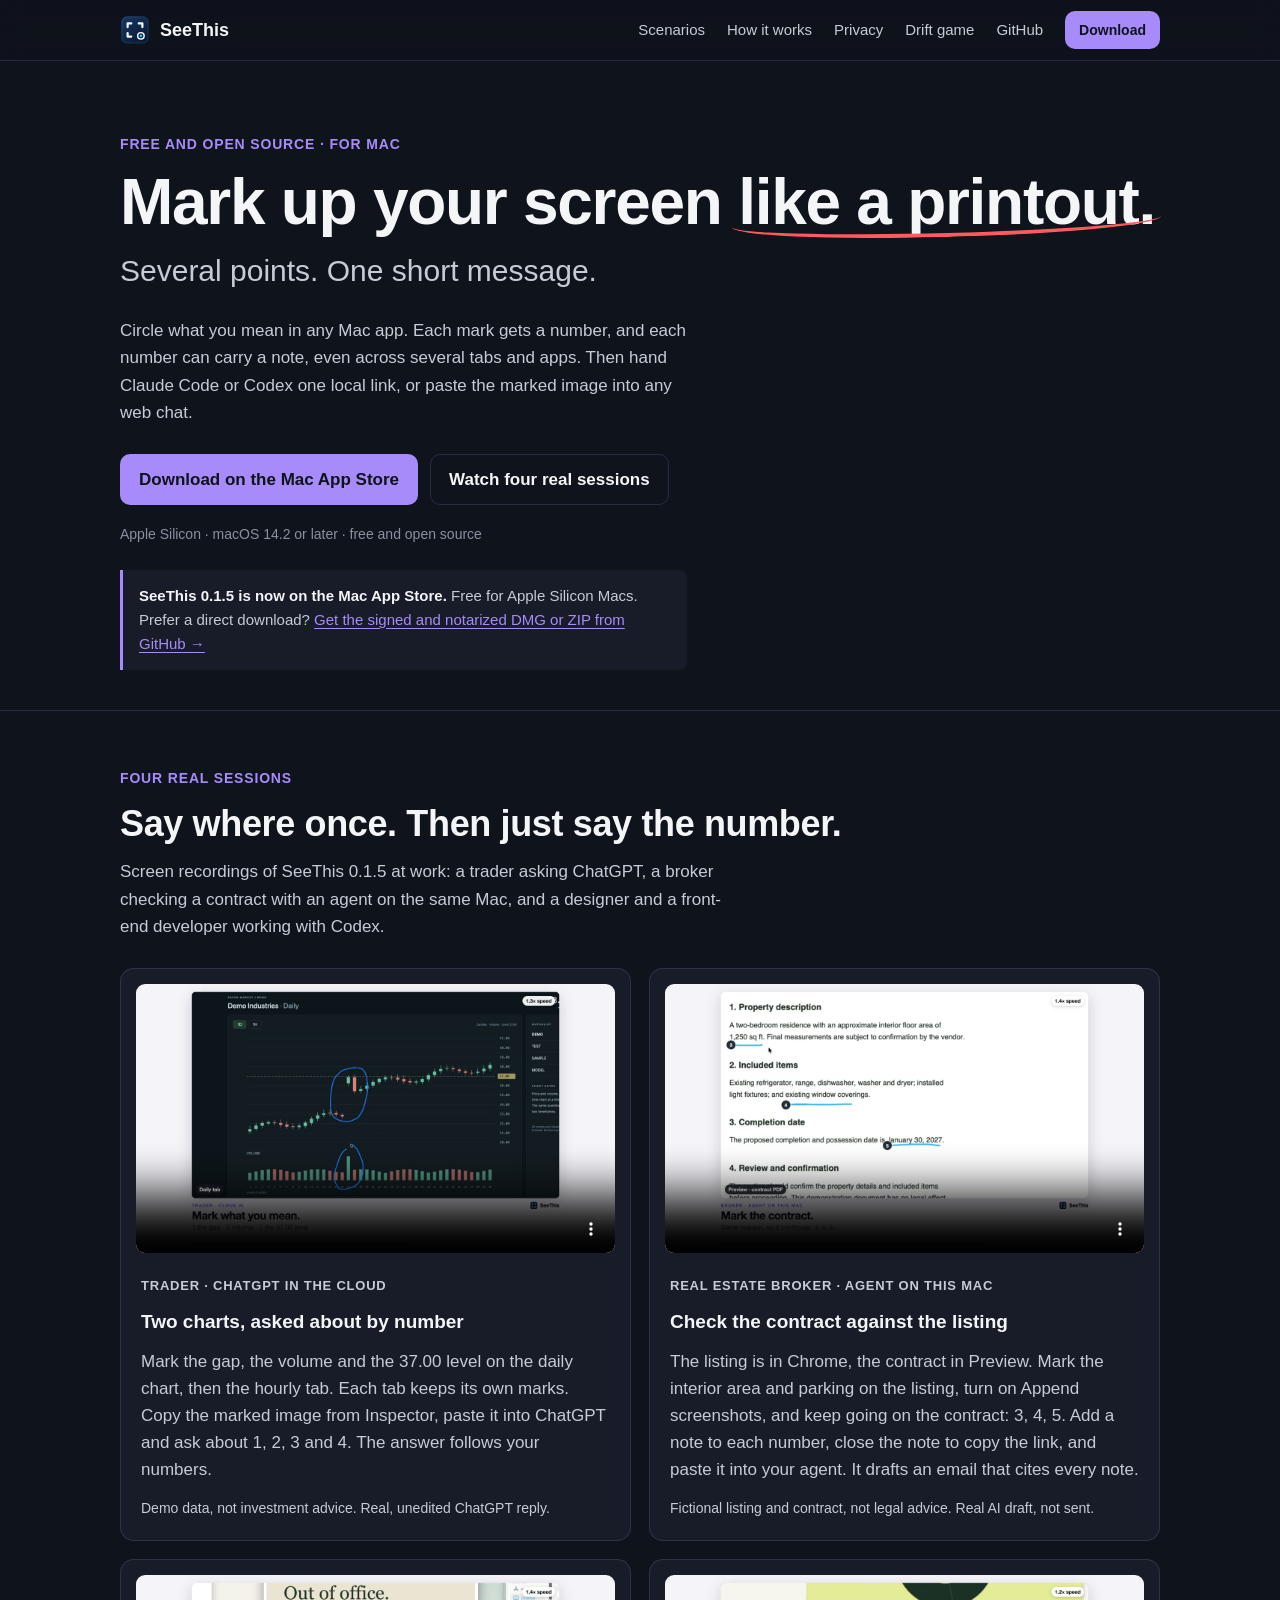
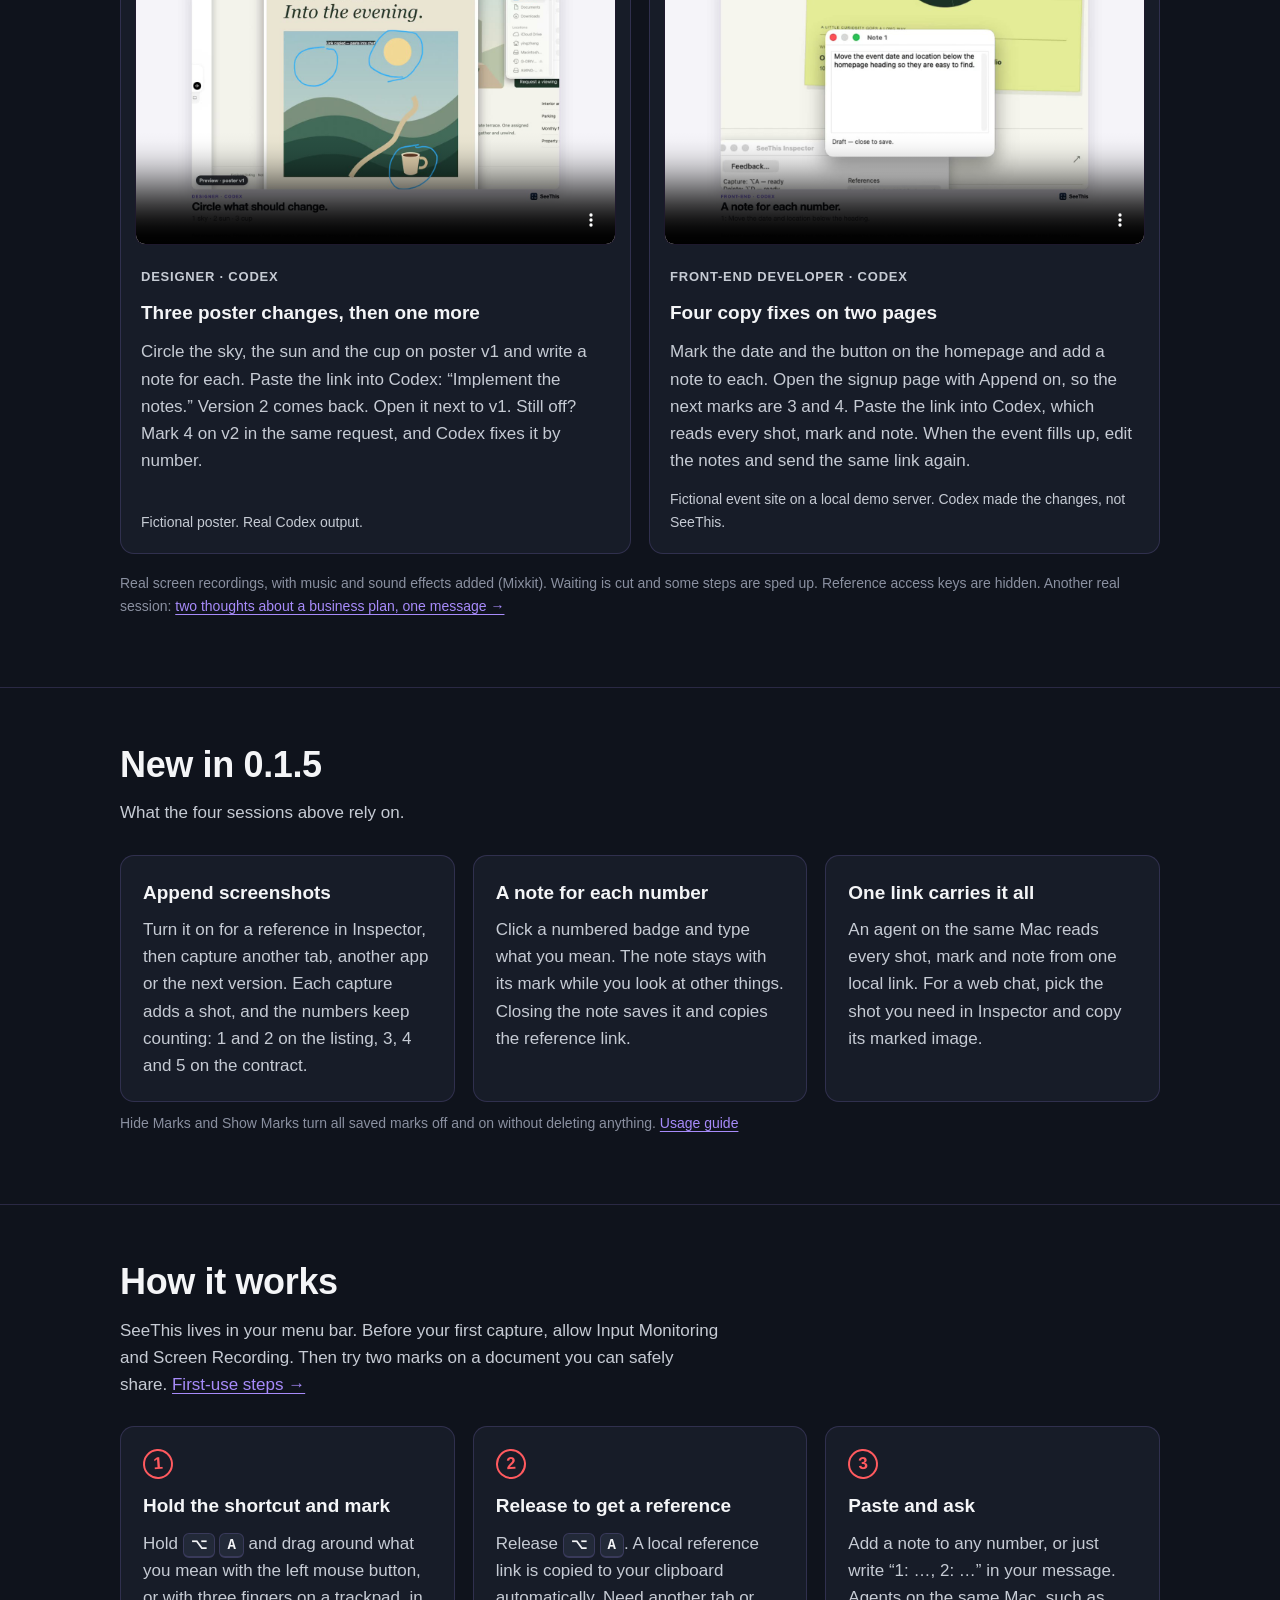
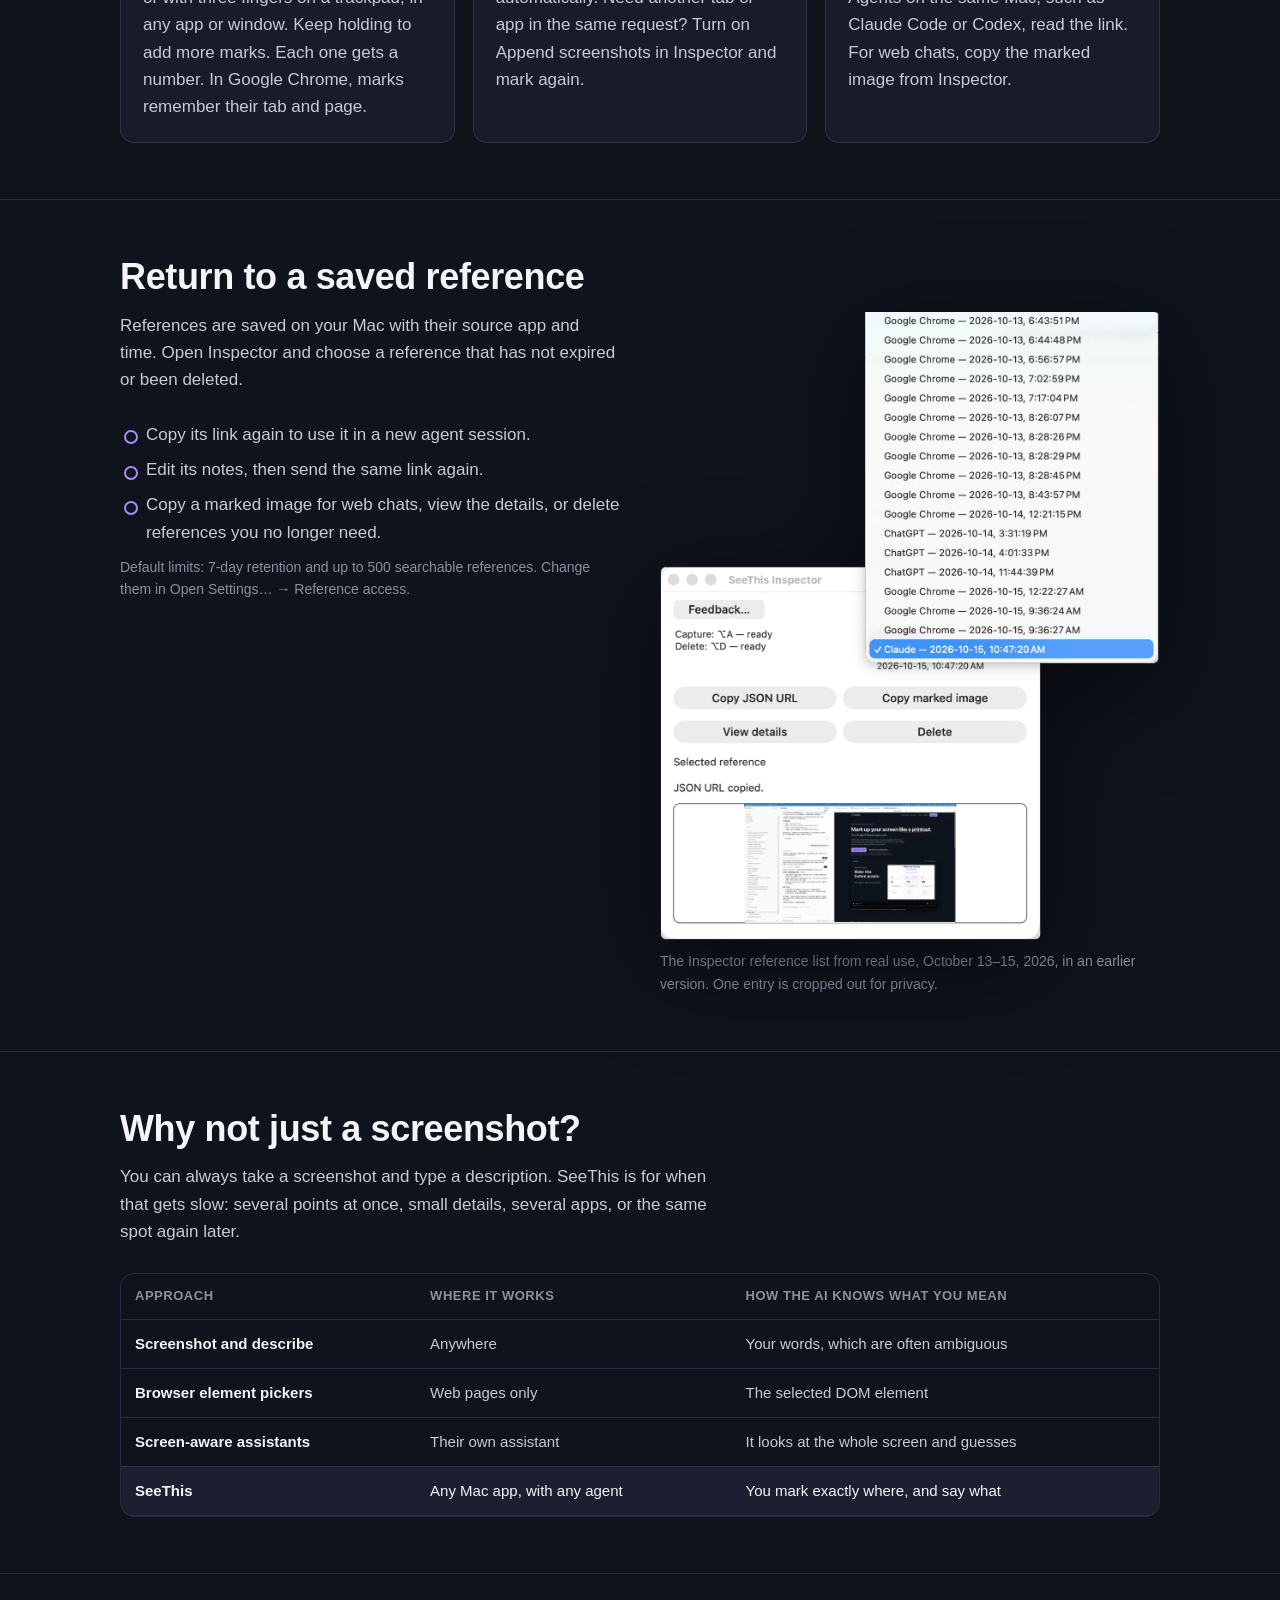
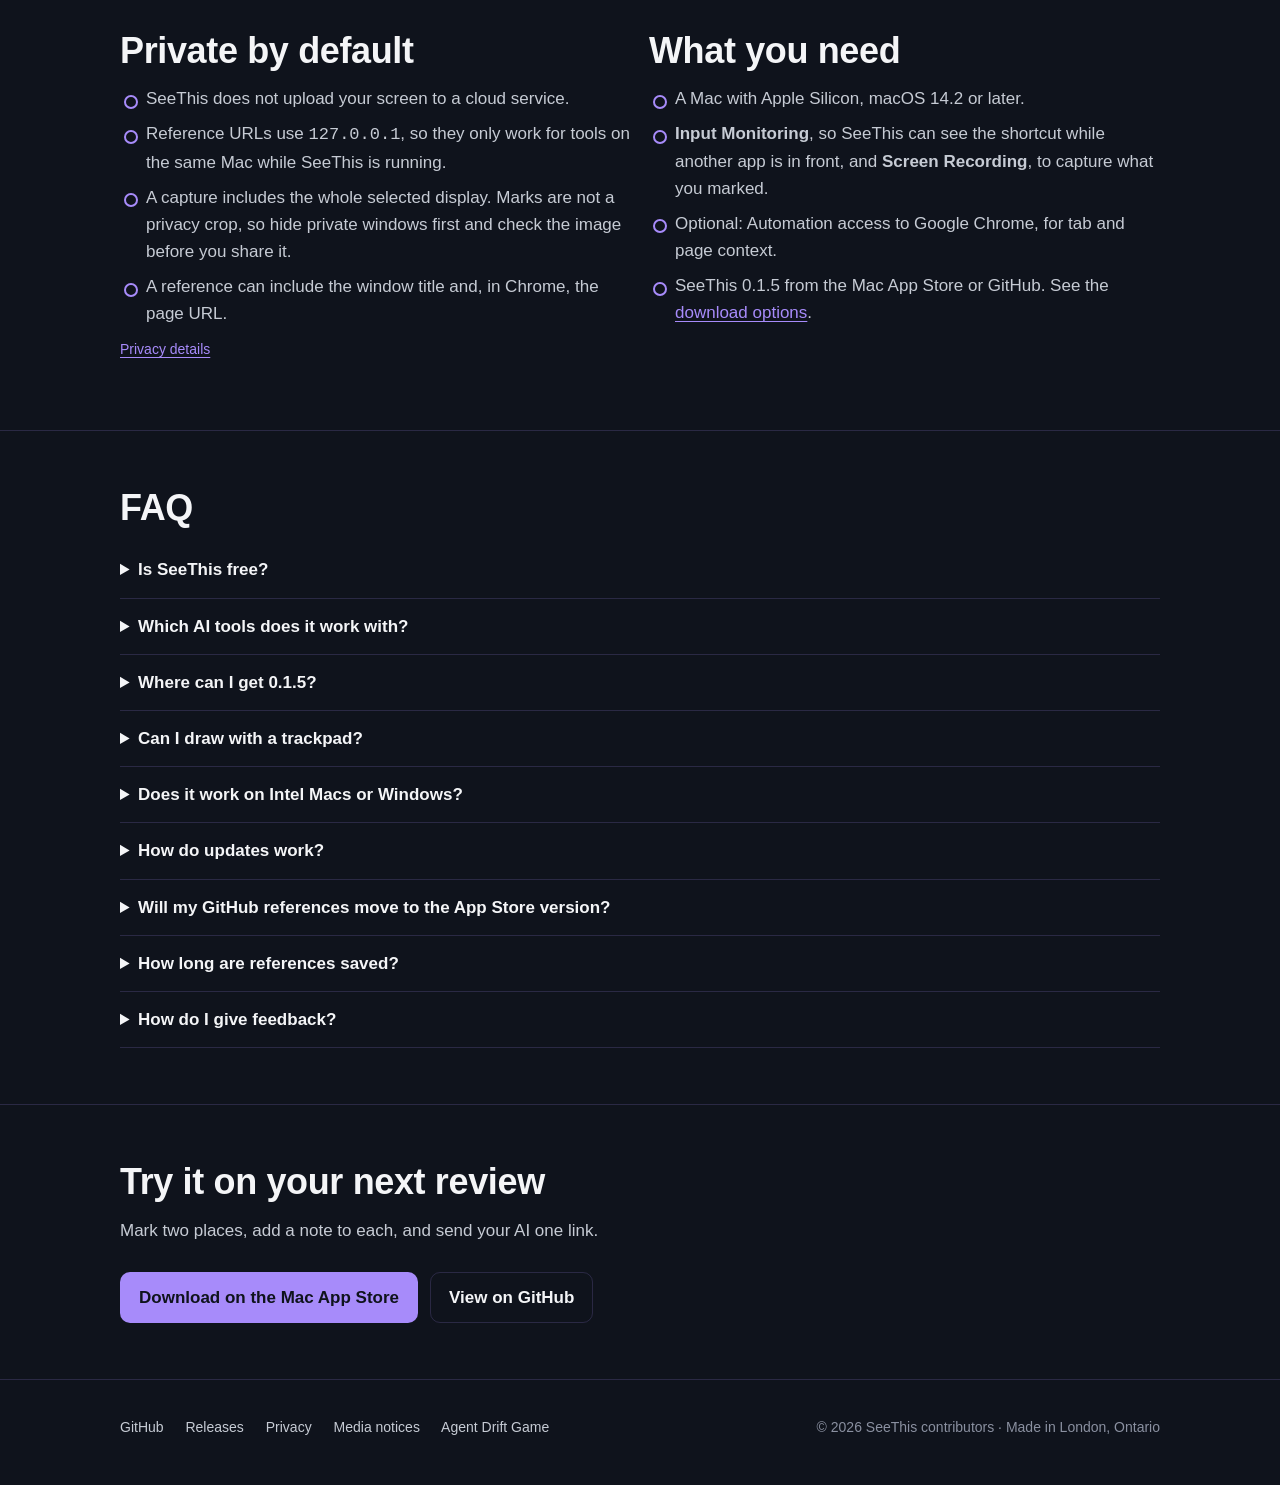
<file: index.html>
<!doctype html>
<html lang="en">
<head>
  <meta charset="utf-8">
  <meta name="viewport" content="width=device-width, initial-scale=1">
  <title>SeeThis: mark up your Mac screen for AI agents</title>
  <meta name="description" content="Circle what you mean in any Mac app. Each mark gets a number and its own note, then your AI gets one link or one marked image. Free and open source for Apple Silicon Macs.">
  <link rel="canonical" href="https://seethis.dev/">
  <link rel="icon" href="/assets/icon.svg" type="image/svg+xml">
  <link rel="apple-touch-icon" href="/assets/apple-touch-icon.png">
  <meta name="theme-color" content="#0f131c">

  <meta property="og:type" content="website">
  <meta property="og:site_name" content="SeeThis">
  <meta property="og:url" content="https://seethis.dev/">
  <meta property="og:title" content="SeeThis: mark up your Mac screen for AI agents">
  <meta property="og:description" content="Circle several places. Send one short message. Free and open source for Mac.">
  <meta property="og:image" content="https://seethis.dev/assets/og.png">
  <meta property="og:image:width" content="1200">
  <meta property="og:image:height" content="630">
  <meta name="twitter:card" content="summary_large_image">
  <meta name="twitter:title" content="SeeThis: mark up your Mac screen for AI agents">
  <meta name="twitter:description" content="Circle several places. Send one short message.">
  <meta name="twitter:image" content="https://seethis.dev/assets/og.png">

  <link rel="stylesheet" href="/assets/site.css?v=13">

  <script type="application/ld+json">
  {
    "@context": "https://schema.org",
    "@type": "SoftwareApplication",
    "name": "SeeThis",
    "description": "A Mac app for visual feedback: circle and number several places, add a note to each, and share one local reference with an agent on the same Mac, or a marked image with a web chat.",
    "applicationCategory": "ProductivityApplication",
    "operatingSystem": "macOS 14.2 or later (Apple Silicon)",
    "softwareVersion": "0.1.5",
    "license": "https://opensource.org/licenses/MIT",
    "url": "https://seethis.dev/",
    "downloadUrl": "https://seethis.dev/download/",
    "image": "https://seethis.dev/assets/og.png",
    "offers": { "@type": "Offer", "price": "0", "priceCurrency": "USD" },
    "author": { "@type": "Person", "name": "Ying Zhang" },
    "sameAs": ["https://github.com/amingclawdev/seethis"]
  }
  </script>
</head>
<body>
  <header class="site-header">
    <div class="wrap">
      <a class="brand" href="/"><img src="/assets/icon.svg" alt="" width="30" height="30">SeeThis</a>
      <nav class="nav" aria-label="Main">
        <a href="#scenarios">Scenarios</a>
        <a href="#how">How it works</a>
        <a href="#privacy">Privacy</a>
        <a href="https://drift.seethis.dev/">Drift game</a>
        <a href="https://github.com/amingclawdev/seethis">GitHub</a>
        <a class="btn small" href="/download/">Download</a>
      </nav>
    </div>
  </header>

  <main>
    <section class="hero">
      <div class="wrap">
        <p class="eyebrow">Free and open source · for Mac</p>
        <h1>Mark up your screen <span class="mark">like a printout.</span></h1>
        <p class="sub">Several points. One short message.</p>
        <p class="lead">Circle what you mean in any Mac app. Each mark gets a number, and each number can carry a note, even across several tabs and apps. Then hand Claude Code or Codex one local link, or paste the marked image into any web chat.</p>
        <div class="cta">
          <a class="btn" href="https://apps.apple.com/us/app/seethis-visual-context/id6818581322">Download on the Mac App Store</a>
          <a class="btn ghost" href="#scenarios">Watch four real sessions</a>
          <span class="meta">Apple Silicon · macOS 14.2 or later · free and open source</span>
        </div>
        <p class="release-status"><strong>SeeThis 0.1.5 is now on the Mac App Store.</strong> Free for Apple Silicon Macs. Prefer a direct download? <a href="/download/#github">Get the signed and notarized DMG or ZIP from GitHub →</a></p>
      </div>
    </section>

    <section id="scenarios">
      <div class="wrap">
        <p class="eyebrow">Four real sessions</p>
        <h2>Say where once. Then just say the number.</h2>
        <p class="section-lead">Screen recordings of SeeThis 0.1.5 at work: a trader asking ChatGPT, a broker checking a contract with an agent on the same Mac, and a designer and a front-end developer working with Codex.</p>
        <div class="grid two scenarios">
          <article class="card scenario">
            <div class="video-frame">
              <video controls playsinline preload="none" poster="/assets/scenarios/trader.jpg" aria-label="Trader scenario: marking two charts and asking ChatGPT">
                <source src="/assets/scenarios/trader.mp4?v=2" type="video/mp4">
                <a href="/assets/scenarios/trader.mp4?v=2">Open the MP4</a>
              </video>
            </div>
            <p class="eyebrow">Trader · ChatGPT in the cloud</p>
            <h3>Two charts, asked about by number</h3>
            <p>Mark the gap, the volume and the 37.00 level on the daily chart, then the hourly tab. Each tab keeps its own marks. Copy the marked image from Inspector, paste it into ChatGPT and ask about 1, 2, 3 and 4. The answer follows your numbers.</p>
            <p class="note">Demo data, not investment advice. Real, unedited ChatGPT reply.</p>
          </article>
          <article class="card scenario">
            <div class="video-frame">
              <video controls playsinline preload="none" poster="/assets/scenarios/broker.jpg" aria-label="Broker scenario: marking a listing and a contract, then handing the notes to an agent">
                <source src="/assets/scenarios/broker.mp4?v=2" type="video/mp4">
                <a href="/assets/scenarios/broker.mp4?v=2">Open the MP4</a>
              </video>
            </div>
            <p class="eyebrow">Real estate broker · agent on this Mac</p>
            <h3>Check the contract against the listing</h3>
            <p>The listing is in Chrome, the contract in Preview. Mark the interior area and parking on the listing, turn on Append screenshots, and keep going on the contract: 3, 4, 5. Add a note to each number, close the note to copy the link, and paste it into your agent. It drafts an email that cites every note.</p>
            <p class="note">Fictional listing and contract, not legal advice. Real AI draft, not sent.</p>
          </article>
          <article class="card scenario">
            <div class="video-frame">
              <video controls playsinline preload="none" poster="/assets/scenarios/designer.jpg" aria-label="Designer scenario: circling three poster changes for Codex, then one more on version 2">
                <source src="/assets/scenarios/designer.mp4?v=2" type="video/mp4">
                <a href="/assets/scenarios/designer.mp4?v=2">Open the MP4</a>
              </video>
            </div>
            <p class="eyebrow">Designer · Codex</p>
            <h3>Three poster changes, then one more</h3>
            <p>Circle the sky, the sun and the cup on poster v1 and write a note for each. Paste the link into Codex: “Implement the notes.” Version 2 comes back. Open it next to v1. Still off? Mark 4 on v2 in the same request, and Codex fixes it by number.</p>
            <p class="note">Fictional poster. Real Codex output.</p>
          </article>
          <article class="card scenario">
            <div class="video-frame">
              <video controls playsinline preload="none" poster="/assets/scenarios/frontend.jpg" aria-label="Front-end scenario: marking copy fixes on two pages of an event site for Codex">
                <source src="/assets/scenarios/frontend.mp4?v=2" type="video/mp4">
                <a href="/assets/scenarios/frontend.mp4?v=2">Open the MP4</a>
              </video>
            </div>
            <p class="eyebrow">Front-end developer · Codex</p>
            <h3>Four copy fixes on two pages</h3>
            <p>Mark the date and the button on the homepage and add a note to each. Open the signup page with Append on, so the next marks are 3 and 4. Paste the link into Codex, which reads every shot, mark and note. When the event fills up, edit the notes and send the same link again.</p>
            <p class="note">Fictional event site on a local demo server. Codex made the changes, not SeeThis.</p>
          </article>
        </div>
        <p class="note">Real screen recordings, with music and sound effects added (Mixkit). Waiting is cut and some steps are sped up. Reference access keys are hidden. Another real session: <a href="/use-cases/numbered-marks/">two thoughts about a business plan, one message →</a></p>
      </div>
    </section>

    <section id="new">
      <div class="wrap">
        <h2>New in 0.1.5</h2>
        <p class="section-lead">What the four sessions above rely on.</p>
        <div class="grid three">
          <div class="card">
            <h3>Append screenshots</h3>
            <p>Turn it on for a reference in Inspector, then capture another tab, another app or the next version. Each capture adds a shot, and the numbers keep counting: 1 and 2 on the listing, 3, 4 and 5 on the contract.</p>
          </div>
          <div class="card">
            <h3>A note for each number</h3>
            <p>Click a numbered badge and type what you mean. The note stays with its mark while you look at other things. Closing the note saves it and copies the reference link.</p>
          </div>
          <div class="card">
            <h3>One link carries it all</h3>
            <p>An agent on the same Mac reads every shot, mark and note from one local link. For a web chat, pick the shot you need in Inspector and copy its marked image.</p>
          </div>
        </div>
        <p class="note">Hide Marks and Show Marks turn all saved marks off and on without deleting anything. <a href="https://github.com/amingclawdev/seethis/blob/main/docs/USAGE.md">Usage guide</a></p>
      </div>
    </section>

    <section id="how">
      <div class="wrap">
        <h2>How it works</h2>
        <p class="section-lead">SeeThis lives in your menu bar. Before your first capture, allow Input Monitoring and Screen Recording. Then try two marks on a document you can safely share. <a href="/download/#first-use">First-use steps →</a></p>
        <div class="grid three">
          <div class="card">
            <span class="step-num">1</span>
            <h3>Hold the shortcut and mark</h3>
            <p>Hold <kbd>⌥</kbd> <kbd>A</kbd> and drag around what you mean with the left mouse button, or with three fingers on a trackpad, in any app or window. Keep holding to add more marks. Each one gets a number. In Google Chrome, marks remember their tab and page.</p>
          </div>
          <div class="card">
            <span class="step-num">2</span>
            <h3>Release to get a reference</h3>
            <p>Release <kbd>⌥</kbd> <kbd>A</kbd>. A local reference link is copied to your clipboard automatically. Need another tab or app in the same request? Turn on Append screenshots in Inspector and mark again.</p>
          </div>
          <div class="card">
            <span class="step-num">3</span>
            <h3>Paste and ask</h3>
            <p>Add a note to any number, or just write “1: …, 2: …” in your message. Agents on the same Mac, such as Claude Code or Codex, read the link. For web chats, copy the marked image from Inspector.</p>
          </div>
        </div>
      </div>
    </section>

    <section id="history">
      <div class="wrap">
        <h2>Return to a saved reference</h2>
        <div class="split">
          <div>
            <p class="section-lead">References are saved on your Mac with their source app and time. Open Inspector and choose a reference that has not expired or been deleted.</p>
            <ul class="checks">
              <li>Copy its link again to use it in a new agent session.</li>
              <li>Edit its notes, then send the same link again.</li>
              <li>Copy a marked image for web chats, view the details, or delete references you no longer need.</li>
            </ul>
            <p class="note">Default limits: 7-day retention and up to 500 searchable references. Change them in Open Settings… → Reference access.</p>
          </div>
          <figure class="shot cutout">
            <img src="/assets/inspector-references.png" width="1165" height="1465" loading="lazy" alt="SeeThis Inspector with its reference list open: entries such as Google Chrome, ChatGPT and Claude, each with a date and time, plus Copy JSON URL, Copy marked image, View details and Delete buttons.">
            <figcaption>The Inspector reference list from real use, October 13–15, 2026, in an earlier version. One entry is cropped out for privacy.</figcaption>
          </figure>
        </div>
      </div>
    </section>

    <section id="why">
      <div class="wrap">
        <h2>Why not just a screenshot?</h2>
        <p class="section-lead">You can always take a screenshot and type a description. SeeThis is for when that gets slow: several points at once, small details, several apps, or the same spot again later.</p>
        <div class="table-scroll">
          <table class="compare">
            <thead><tr><th>Approach</th><th>Where it works</th><th>How the AI knows what you mean</th></tr></thead>
            <tbody>
              <tr><td>Screenshot and describe</td><td>Anywhere</td><td>Your words, which are often ambiguous</td></tr>
              <tr><td>Browser element pickers</td><td>Web pages only</td><td>The selected DOM element</td></tr>
              <tr><td>Screen-aware assistants</td><td>Their own assistant</td><td>It looks at the whole screen and guesses</td></tr>
              <tr class="us"><td>SeeThis</td><td>Any Mac app, with any agent</td><td>You mark exactly where, and say what</td></tr>
            </tbody>
          </table>
        </div>
      </div>
    </section>

    <section id="privacy">
      <div class="wrap grid two">
        <div>
          <h2>Private by default</h2>
          <ul class="checks">
            <li>SeeThis does not upload your screen to a cloud service.</li>
            <li>Reference URLs use <code>127.0.0.1</code>, so they only work for tools on the same Mac while SeeThis is running.</li>
            <li>A capture includes the whole selected display. Marks are not a privacy crop, so hide private windows first and check the image before you share it.</li>
            <li>A reference can include the window title and, in Chrome, the page URL.</li>
          </ul>
          <p class="note"><a href="https://github.com/amingclawdev/seethis/blob/main/PRIVACY.md">Privacy details</a></p>
        </div>
        <div>
          <h2>What you need</h2>
          <ul class="checks">
            <li>A Mac with Apple Silicon, macOS 14.2 or later.</li>
            <li><strong>Input Monitoring</strong>, so SeeThis can see the shortcut while another app is in front, and <strong>Screen Recording</strong>, to capture what you marked.</li>
            <li>Optional: Automation access to Google Chrome, for tab and page context.</li>
            <li>SeeThis 0.1.5 from the Mac App Store or GitHub. See the <a href="/download/">download options</a>.</li>
          </ul>
        </div>
      </div>
    </section>

    <section id="faq">
      <div class="wrap">
        <h2>FAQ</h2>
        <details><summary>Is SeeThis free?</summary><p>Yes. SeeThis is open source under the MIT license.</p></details>
        <details><summary>Which AI tools does it work with?</summary><p>Agents running on the same Mac, such as Claude Code or Codex, can read the local reference URL directly, including every shot, mark and note. For web chats and remote assistants, such as ChatGPT in the browser, paste or attach the marked image.</p></details>
        <details><summary>Where can I get 0.1.5?</summary><p>Get it free from the <a href="https://apps.apple.com/us/app/seethis-visual-context/id6818581322">Mac App Store</a>, or download the signed and notarized DMG or ZIP from GitHub: see the <a href="/download/">download page</a>.</p></details>
        <details><summary>Can I draw with a trackpad?</summary><p>Yes. Hold <kbd>⌥</kbd> <kbd>A</kbd>, then click and drag, or use three-finger drag if it is turned on in System Settings → Accessibility → Pointer Control → Trackpad Options.</p></details>
        <details><summary>Does it work on Intel Macs or Windows?</summary><p>Not yet. SeeThis 0.1.5 is for Apple Silicon Macs on macOS 14.2 or later.</p></details>
        <details><summary>How do updates work?</summary><p>Install and update the App Store version through the Mac App Store. The GitHub version has no automatic updater; download new releases manually from <a href="https://github.com/amingclawdev/seethis/releases">GitHub releases</a>.</p></details>
        <details><summary>Will my GitHub references move to the App Store version?</summary><p>The App Store version keeps its own local data. It does not automatically import the GitHub version’s references or settings, and permissions may need to be granted again. Keep any images you need before switching, and quit the old copy before opening the other version. <a href="/download/#switching">Switching versions →</a></p></details>
        <details><summary>How long are references saved?</summary><p>The defaults are 7-day retention and up to 500 searchable references. Adjust these in Open Settings… → Reference access. Expired or deleted references cannot be reused through their local links.</p></details>
        <details><summary>How do I give feedback?</summary><p>Choose Feedback… in the menu bar to open an email draft, or open an issue on <a href="https://github.com/amingclawdev/seethis/issues">GitHub</a>.</p></details>
      </div>
    </section>

    <section>
      <div class="wrap">
        <h2>Try it on your next review</h2>
        <p class="section-lead">Mark two places, add a note to each, and send your AI one link.</p>
        <div class="cta"><a class="btn" href="https://apps.apple.com/us/app/seethis-visual-context/id6818581322">Download on the Mac App Store</a><a class="btn ghost" href="https://github.com/amingclawdev/seethis">View on GitHub</a></div>
      </div>
    </section>
  </main>

  <footer class="site-footer">
    <div class="wrap">
      <div>
        <a href="https://github.com/amingclawdev/seethis">GitHub</a>
        <a href="https://github.com/amingclawdev/seethis/releases">Releases</a>
        <a href="https://github.com/amingclawdev/seethis/blob/main/PRIVACY.md">Privacy</a>
        <a href="https://github.com/amingclawdev/seethis/blob/main/THIRD_PARTY_NOTICES.md">Media notices</a>
        <a href="https://drift.seethis.dev/">Agent Drift Game</a>
      </div>
      <div>© 2026 SeeThis contributors · Made in London, Ontario</div>
    </div>
  </footer>
</body>
</html>
</file>
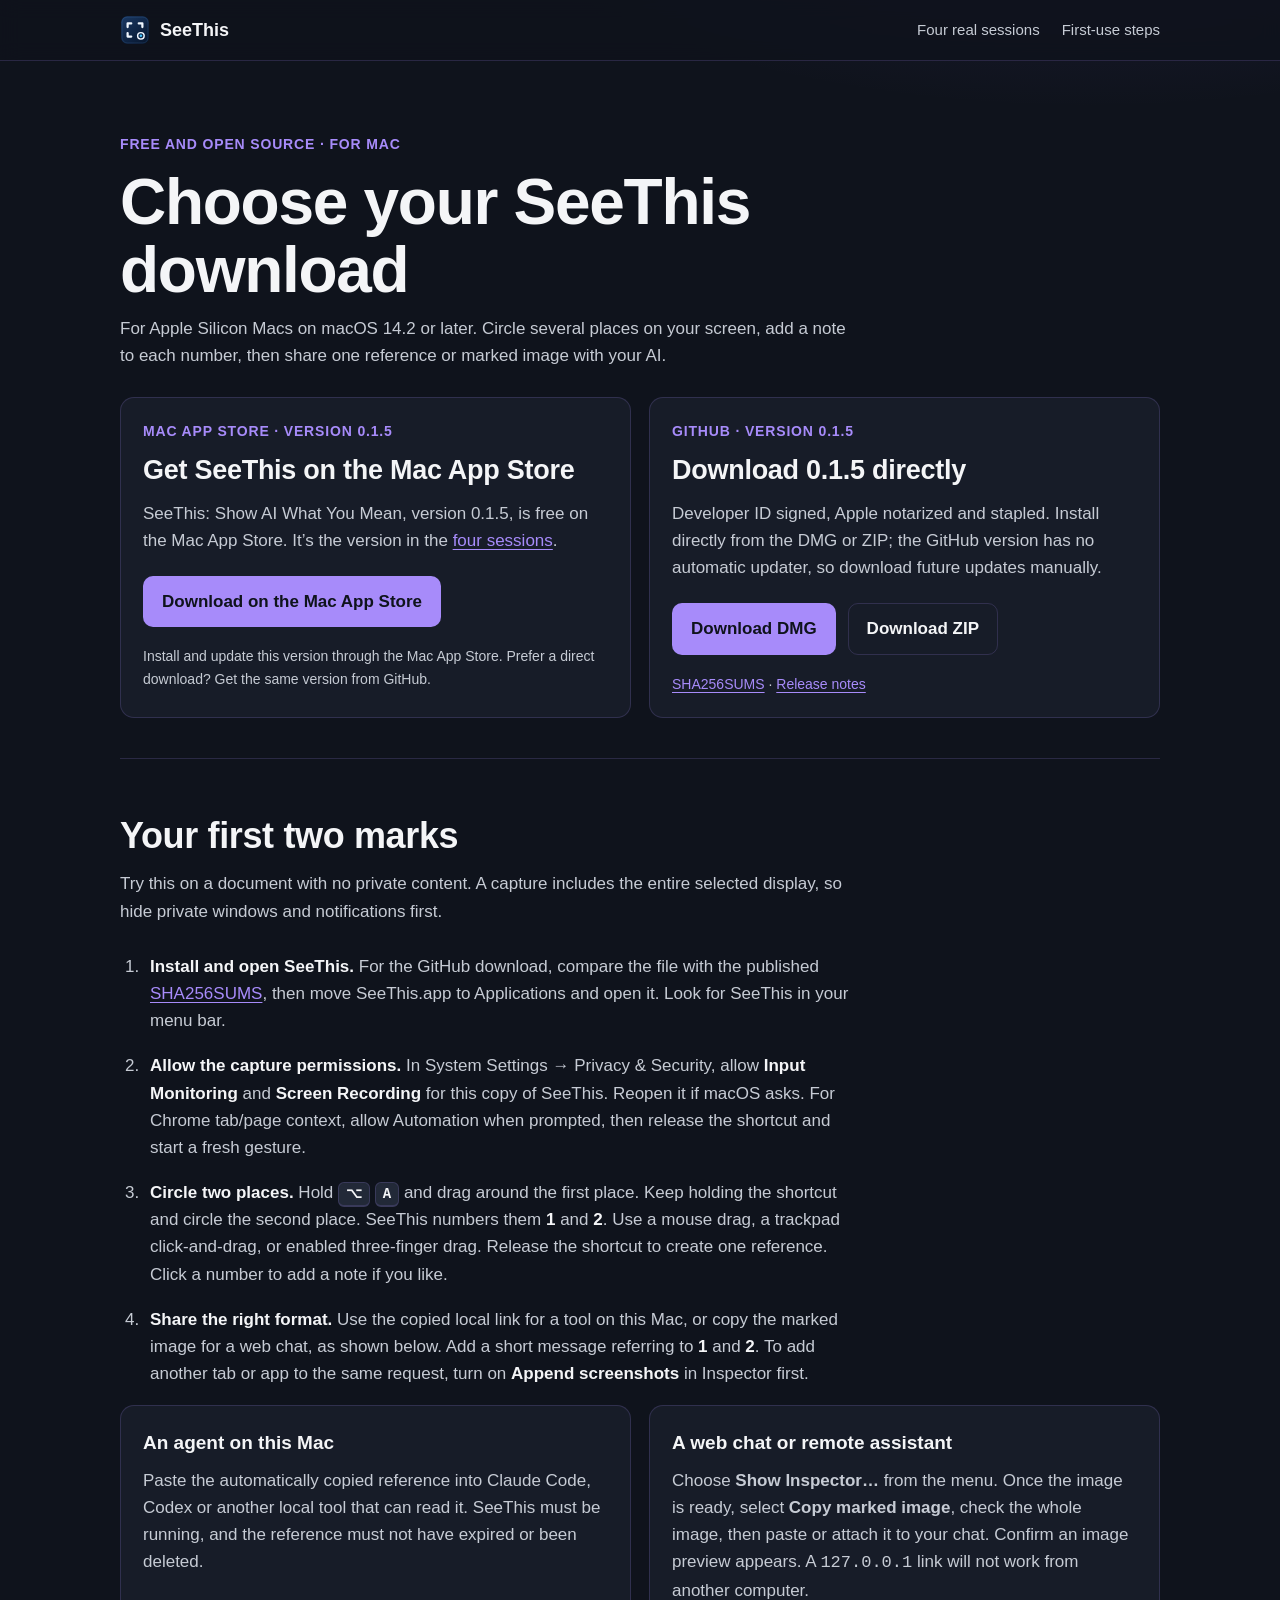
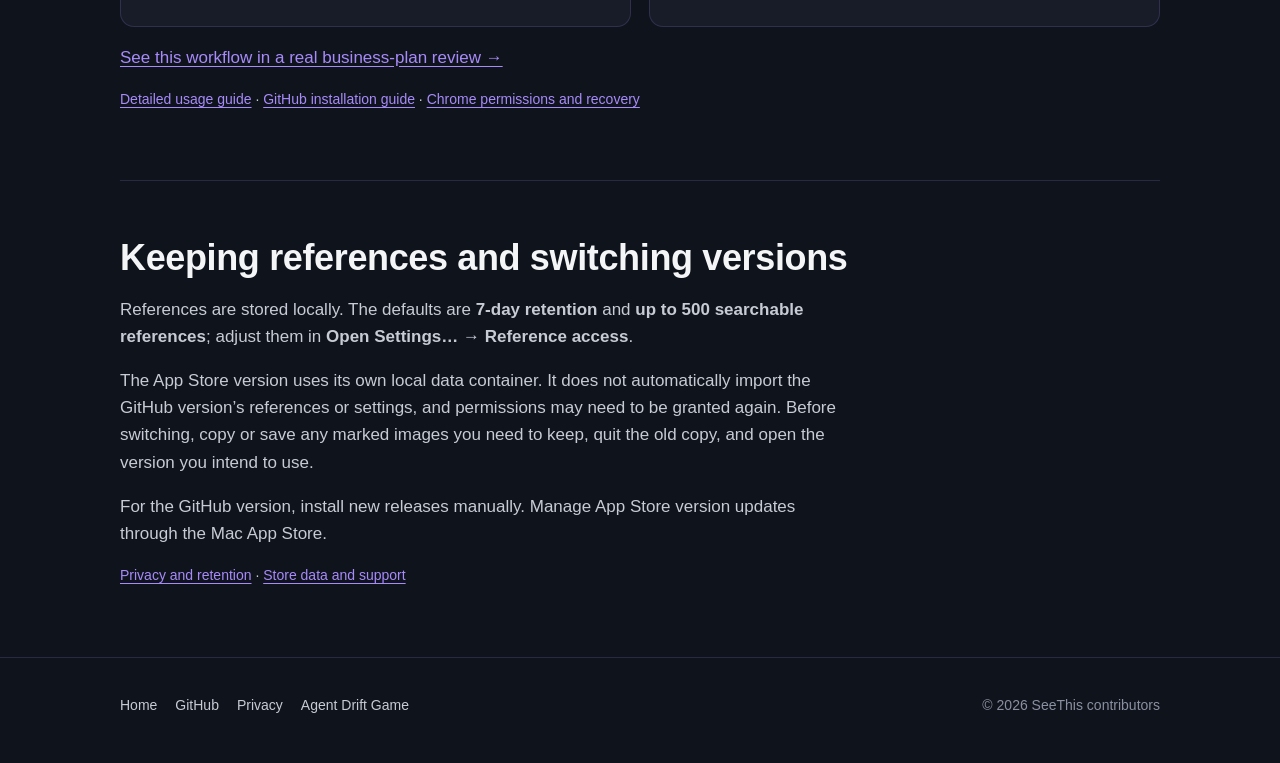
<file: download/index.html>
<!doctype html>
<html lang="en">
<head>
  <meta charset="utf-8">
  <meta name="viewport" content="width=device-width, initial-scale=1">
  <title>Download SeeThis for Mac</title>
  <meta name="description" content="Download SeeThis 0.1.5 for Apple Silicon Macs on macOS 14.2 or later: free on the Mac App Store, or a signed and notarized DMG or ZIP from GitHub.">
  <link rel="canonical" href="https://seethis.dev/download/">
  <link rel="icon" href="/assets/icon.svg" type="image/svg+xml">
  <link rel="stylesheet" href="/assets/site.css?v=13">
</head>
<body>
  <header class="site-header">
    <div class="wrap">
      <a class="brand" href="/"><img src="/assets/icon.svg" alt="" width="30" height="30">SeeThis</a>
      <nav class="nav" aria-label="Main">
        <a href="/#scenarios">Four real sessions</a>
        <a href="#first-use">First-use steps</a>
      </nav>
    </div>
  </header>
  <main class="wrap downloads">
    <section class="hero">
      <p class="eyebrow">Free and open source · for Mac</p>
      <h1>Choose your SeeThis download</h1>
      <p class="lead">For Apple Silicon Macs on macOS 14.2 or later. Circle several places on your screen, add a note to each number, then share one reference or marked image with your AI.</p>
      <div class="grid two download-options">
        <article class="card" id="app-store">
          <p class="eyebrow">Mac App Store · version 0.1.5</p>
          <h2>Get SeeThis on the Mac App Store</h2>
          <p>SeeThis: Show AI What You Mean, version 0.1.5, is free on the Mac App Store. It’s the version in the <a href="/#scenarios">four sessions</a>.</p>
          <div class="cta download-action"><a class="btn" href="https://apps.apple.com/us/app/seethis-visual-context/id6818581322">Download on the Mac App Store</a></div>
          <p class="note">Install and update this version through the Mac App Store. Prefer a direct download? Get the same version from GitHub.</p>
        </article>
        <article class="card" id="github">
          <p class="eyebrow">GitHub · version 0.1.5</p>
          <h2>Download 0.1.5 directly</h2>
          <p>Developer ID signed, Apple notarized and stapled. Install directly from the DMG or ZIP; the GitHub version has no automatic updater, so download future updates manually.</p>
          <div class="cta download-action">
            <a class="btn" href="https://github.com/amingclawdev/seethis/releases/download/v0.1.5/SeeThis-0.1.5-macos-arm64.dmg">Download DMG</a>
            <a class="btn ghost" href="https://github.com/amingclawdev/seethis/releases/download/v0.1.5/SeeThis-0.1.5-macos-arm64.zip">Download ZIP</a>
          </div>
          <p class="note"><a href="https://github.com/amingclawdev/seethis/releases/download/v0.1.5/SHA256SUMS">SHA256SUMS</a> · <a href="https://github.com/amingclawdev/seethis/releases/tag/v0.1.5">Release notes</a></p>
        </article>
      </div>
    </section>

    <section id="first-use">
      <h2>Your first two marks</h2>
      <p class="section-lead">Try this on a document with no private content. A capture includes the entire selected display, so hide private windows and notifications first.</p>
      <ol class="first-use-steps">
        <li><strong>Install and open SeeThis.</strong> For the GitHub download, compare the file with the published <a href="https://github.com/amingclawdev/seethis/releases/download/v0.1.5/SHA256SUMS">SHA256SUMS</a>, then move SeeThis.app to Applications and open it. Look for SeeThis in your menu bar.</li>
        <li><strong>Allow the capture permissions.</strong> In System Settings → Privacy &amp; Security, allow <strong>Input Monitoring</strong> and <strong>Screen Recording</strong> for this copy of SeeThis. Reopen it if macOS asks. For Chrome tab/page context, allow Automation when prompted, then release the shortcut and start a fresh gesture.</li>
        <li><strong>Circle two places.</strong> Hold <kbd>⌥</kbd> <kbd>A</kbd> and drag around the first place. Keep holding the shortcut and circle the second place. SeeThis numbers them <strong>1</strong> and <strong>2</strong>. Use a mouse drag, a trackpad click-and-drag, or enabled three-finger drag. Release the shortcut to create one reference. Click a number to add a note if you like.</li>
        <li><strong>Share the right format.</strong> Use the copied local link for a tool on this Mac, or copy the marked image for a web chat, as shown below. Add a short message referring to <strong>1</strong> and <strong>2</strong>. To add another tab or app to the same request, turn on <strong>Append screenshots</strong> in Inspector first.</li>
      </ol>
      <div class="grid two">
        <article class="card">
          <h3>An agent on this Mac</h3>
          <p>Paste the automatically copied reference into Claude Code, Codex or another local tool that can read it. SeeThis must be running, and the reference must not have expired or been deleted.</p>
        </article>
        <article class="card">
          <h3>A web chat or remote assistant</h3>
          <p>Choose <strong>Show Inspector…</strong> from the menu. Once the image is ready, select <strong>Copy marked image</strong>, check the whole image, then paste or attach it to your chat. Confirm an image preview appears. A <code>127.0.0.1</code> link will not work from another computer.</p>
        </article>
      </div>
      <p><a href="/use-cases/numbered-marks/">See this workflow in a real business-plan review →</a></p>
      <p class="note"><a href="https://github.com/amingclawdev/seethis/blob/main/docs/USAGE.md">Detailed usage guide</a> · <a href="https://github.com/amingclawdev/seethis/blob/main/docs/INSTALL.md">GitHub installation guide</a> · <a href="https://github.com/amingclawdev/seethis/blob/main/docs/CHROME.md">Chrome permissions and recovery</a></p>
    </section>

    <section id="switching">
      <h2>Keeping references and switching versions</h2>
      <p>References are stored locally. The defaults are <strong>7-day retention</strong> and <strong>up to 500 searchable references</strong>; adjust them in <strong>Open Settings… → Reference access</strong>.</p>
      <p>The App Store version uses its own local data container. It does not automatically import the GitHub version’s references or settings, and permissions may need to be granted again. Before switching, copy or save any marked images you need to keep, quit the old copy, and open the version you intend to use.</p>
      <p>For the GitHub version, install new releases manually. Manage App Store version updates through the Mac App Store.</p>
      <p class="note"><a href="https://github.com/amingclawdev/seethis/blob/main/PRIVACY.md">Privacy and retention</a> · <a href="https://github.com/amingclawdev/seethis/blob/main/docs/TROUBLESHOOTING.md#store-variant-and-support-requests">Store data and support</a></p>
    </section>
  </main>
  <footer class="site-footer">
    <div class="wrap">
      <div><a href="/">Home</a><a href="https://github.com/amingclawdev/seethis">GitHub</a><a href="https://github.com/amingclawdev/seethis/blob/main/PRIVACY.md">Privacy</a><a href="https://drift.seethis.dev/">Agent Drift Game</a></div>
      <div>© 2026 SeeThis contributors</div>
    </div>
  </footer>
</body>
</html>
</file>
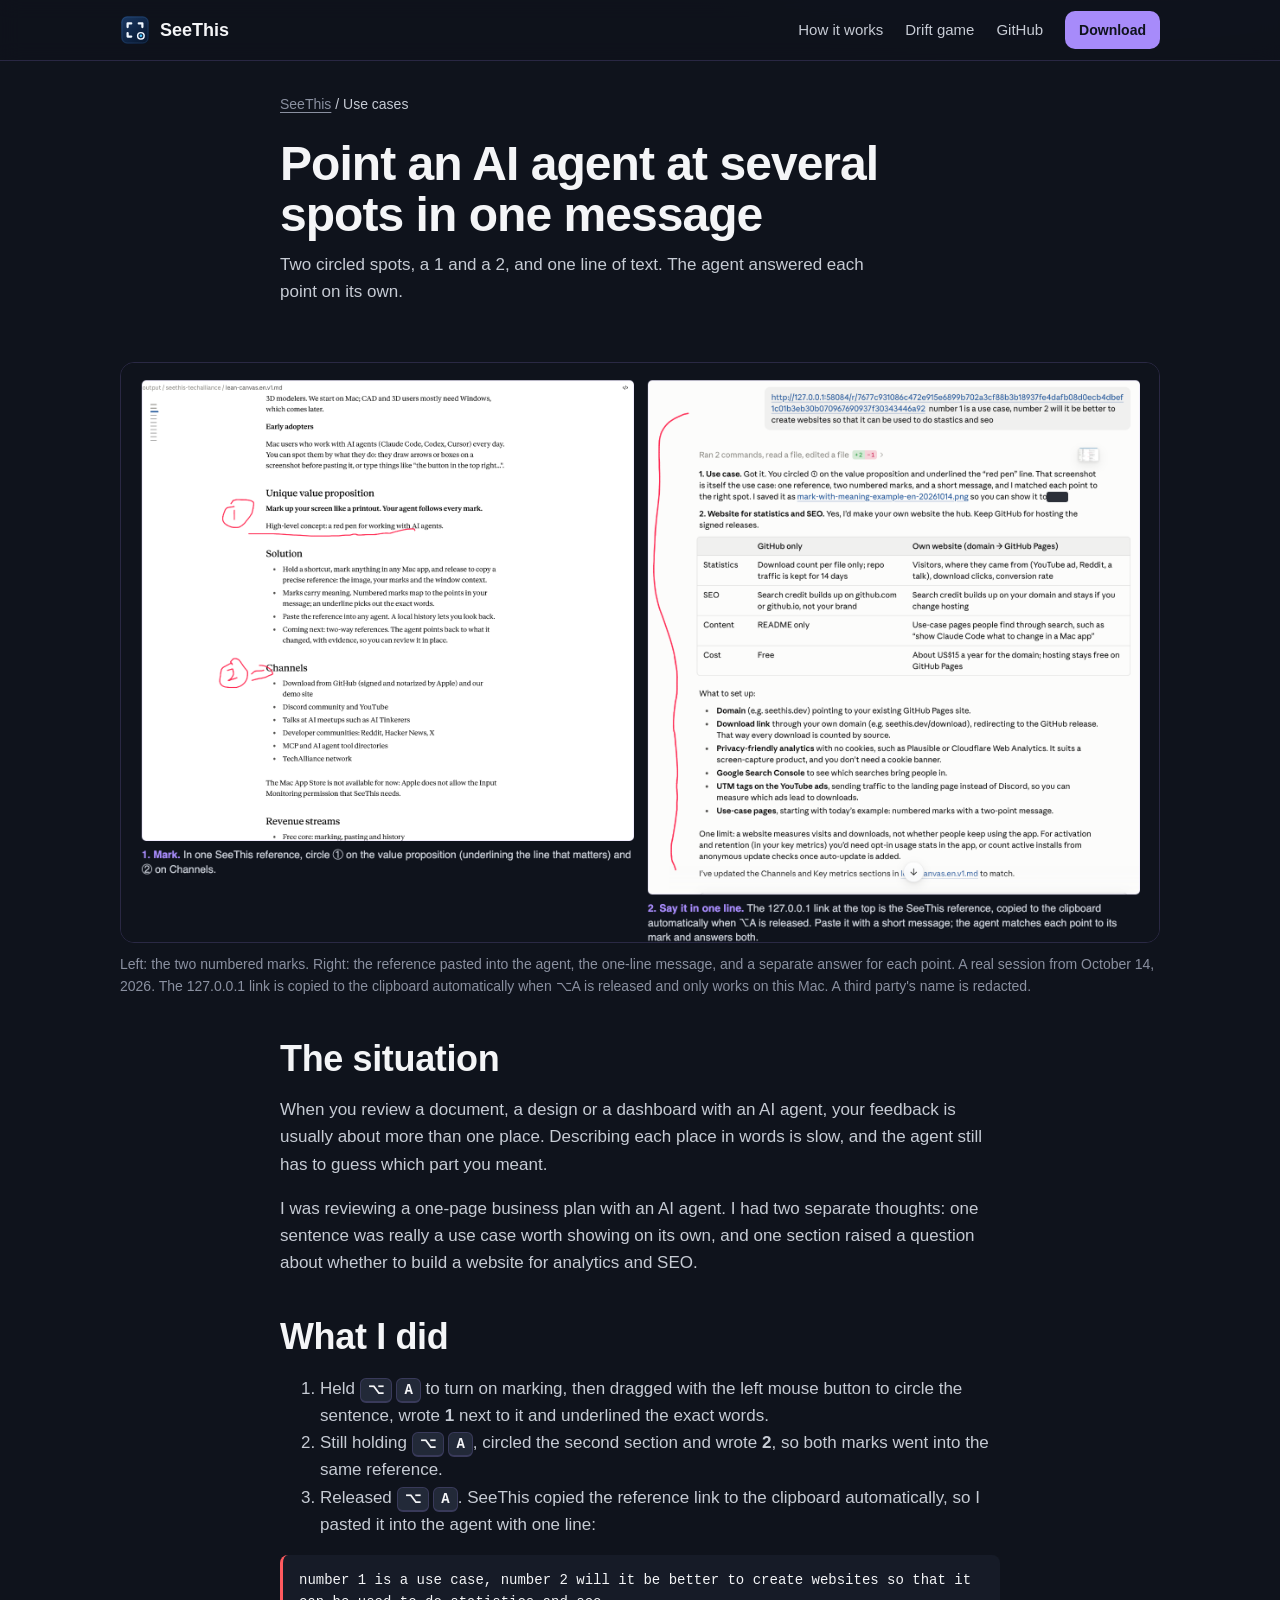
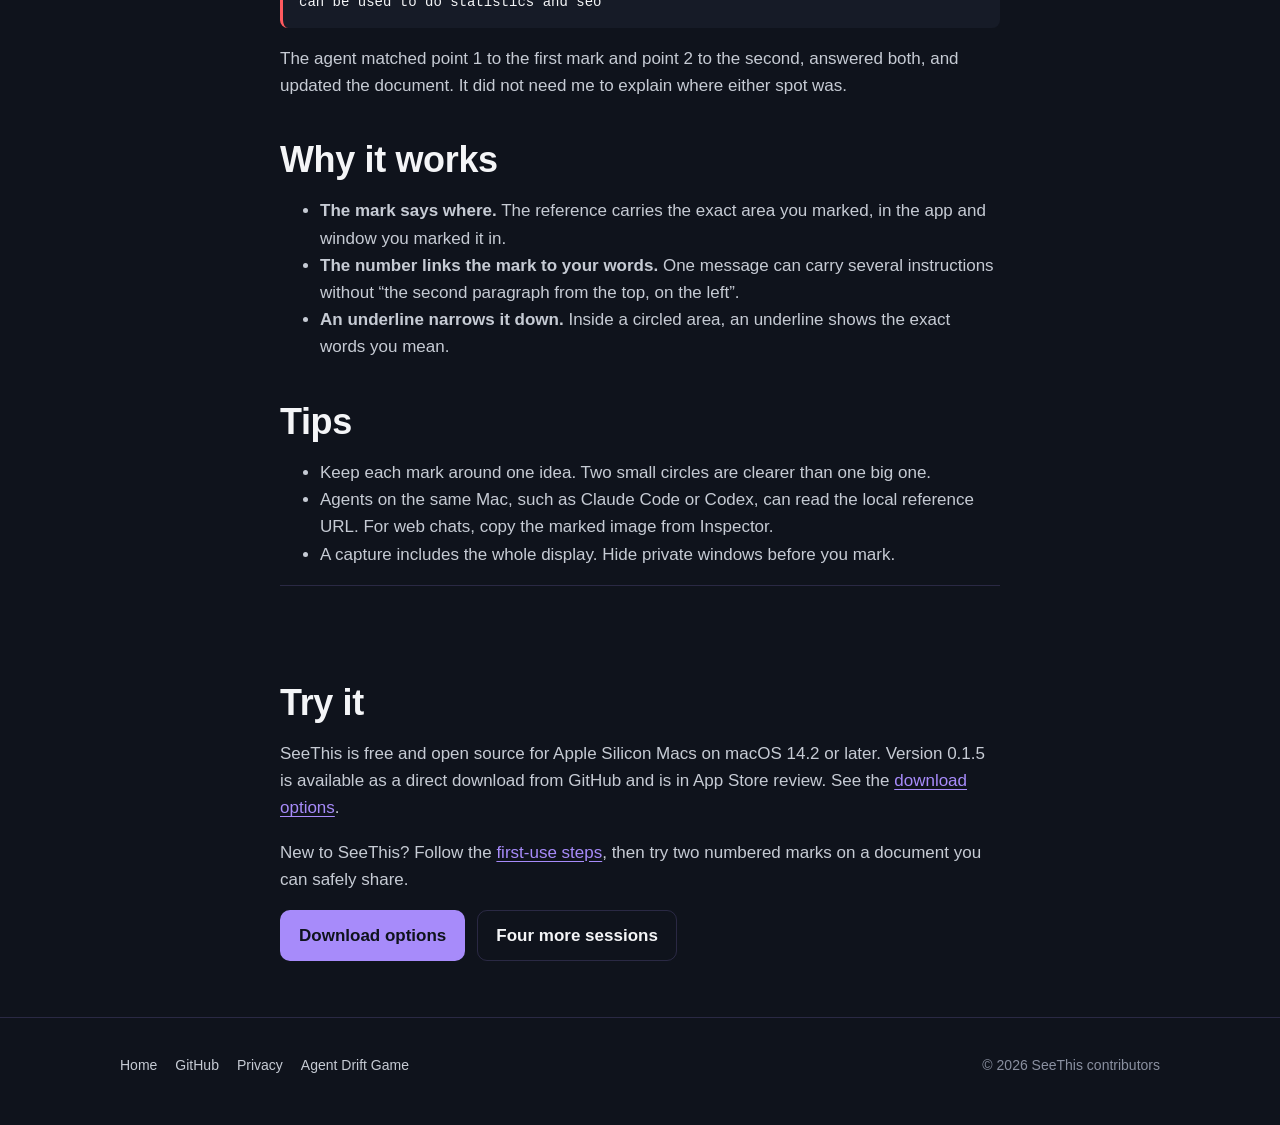
<file: use-cases/numbered-marks/index.html>
<!doctype html>
<html lang="en">
<head>
  <meta charset="utf-8">
  <meta name="viewport" content="width=device-width, initial-scale=1">
  <title>Point an AI agent at several spots in one message | SeeThis</title>
  <meta name="description" content="How to give Claude Code, Codex or any AI chat feedback on several parts of your screen at once: numbered marks in one SeeThis reference, and a one-line message.">
  <link rel="canonical" href="https://seethis.dev/use-cases/numbered-marks/">
  <link rel="icon" href="/assets/icon.svg" type="image/svg+xml">
  <meta property="og:type" content="article">
  <meta property="og:title" content="Point an AI agent at several spots in one message">
  <meta property="og:description" content="Numbered marks in one SeeThis reference, and a one-line message.">
  <meta property="og:url" content="https://seethis.dev/use-cases/numbered-marks/">
  <meta property="og:image" content="https://seethis.dev/assets/og.png">
  <meta name="twitter:card" content="summary_large_image">
  <link rel="stylesheet" href="/assets/site.css?v=13">
  <script type="application/ld+json">
  {
    "@context": "https://schema.org",
    "@type": "HowTo",
    "name": "Point an AI agent at several spots on your screen in one message",
    "tool": [{ "@type": "HowToTool", "name": "SeeThis for Mac" }],
    "step": [
      { "@type": "HowToStep", "text": "Hold Option+A to turn on marking, then drag with the mouse or trackpad to circle the first spot and write 1 next to it." },
      { "@type": "HowToStep", "text": "Keep holding Option+A, circle the second spot and write 2 next to it." },
      { "@type": "HowToStep", "text": "Release Option+A. The reference link is copied to the clipboard automatically; paste it into your agent." },
      { "@type": "HowToStep", "text": "Send one short message that refers to 1 and 2." }
    ]
  }
  </script>
</head>
<body>
  <header class="site-header">
    <div class="wrap">
      <a class="brand" href="/"><img src="/assets/icon.svg" alt="" width="30" height="30">SeeThis</a>
      <nav class="nav" aria-label="Main">
        <a href="/#how">How it works</a>
        <a href="https://drift.seethis.dev/">Drift game</a>
        <a href="https://github.com/amingclawdev/seethis">GitHub</a>
        <a class="btn small" href="/download/">Download</a>
      </nav>
    </div>
  </header>

  <main class="wrap article">
    <p class="crumb"><a href="/">SeeThis</a> / Use cases</p>
    <section class="hero">
      <h1>Point an AI agent at several spots in one message</h1>
      <p class="lead">Two circled spots, a 1 and a 2, and one line of text. The agent answered each point on its own.</p>
    </section>
    <figure class="shot wide">
      <a href="/assets/use-case-numbered-marks.png"><img src="/assets/use-case-numbered-marks.png" width="2400" height="1340" alt="Left: a document with a hand-drawn circle 1 on the value proposition and circle 2 on Channels. Right: the pasted SeeThis reference link, the one-line message, and the agent's reply addressing point 1 and point 2 separately."></a>
      <figcaption>Left: the two numbered marks. Right: the reference pasted into the agent, the one-line message, and a separate answer for each point. A real session from October 14, 2026. The 127.0.0.1 link is copied to the clipboard automatically when ⌥A is released and only works on this Mac. A third party's name is redacted.</figcaption>
    </figure>

    <h2>The situation</h2>
    <p>When you review a document, a design or a dashboard with an AI agent, your feedback is usually about more than one place. Describing each place in words is slow, and the agent still has to guess which part you meant.</p>
    <p>I was reviewing a one-page business plan with an AI agent. I had two separate thoughts: one sentence was really a use case worth showing on its own, and one section raised a question about whether to build a website for analytics and SEO.</p>

    <h2>What I did</h2>
    <ol>
      <li>Held <kbd>⌥</kbd> <kbd>A</kbd> to turn on marking, then dragged with the left mouse button to circle the sentence, wrote <strong>1</strong> next to it and underlined the exact words.</li>
      <li>Still holding <kbd>⌥</kbd> <kbd>A</kbd>, circled the second section and wrote <strong>2</strong>, so both marks went into the same reference.</li>
      <li>Released <kbd>⌥</kbd> <kbd>A</kbd>. SeeThis copied the reference link to the clipboard automatically, so I pasted it into the agent with one line:</li>
    </ol>
    <div class="quote">number 1 is a use case, number 2 will it be better to create websites so that it can be used to do statistics and seo</div>
    <p>The agent matched point 1 to the first mark and point 2 to the second, answered both, and updated the document. It did not need me to explain where either spot was.</p>

    <h2>Why it works</h2>
    <ul>
      <li><strong>The mark says where.</strong> The reference carries the exact area you marked, in the app and window you marked it in.</li>
      <li><strong>The number links the mark to your words.</strong> One message can carry several instructions without “the second paragraph from the top, on the left”.</li>
      <li><strong>An underline narrows it down.</strong> Inside a circled area, an underline shows the exact words you mean.</li>
    </ul>

    <h2>Tips</h2>
    <ul>
      <li>Keep each mark around one idea. Two small circles are clearer than one big one.</li>
      <li>Agents on the same Mac, such as Claude Code or Codex, can read the local reference URL. For web chats, copy the marked image from Inspector.</li>
      <li>A capture includes the whole display. Hide private windows before you mark.</li>
    </ul>

    <section>
      <h2>Try it</h2>
      <p>SeeThis is free and open source for Apple Silicon Macs on macOS 14.2 or later. Version 0.1.5 is available as a direct download from GitHub and is in App Store review. See the <a href="/download/">download options</a>.</p>
      <p>New to SeeThis? Follow the <a href="/download/#first-use">first-use steps</a>, then try two numbered marks on a document you can safely share.</p>
      <div class="cta"><a class="btn" href="/download/">Download options</a><a class="btn ghost" href="/#scenarios">Four more sessions</a></div>
    </section>
  </main>

  <footer class="site-footer">
    <div class="wrap">
      <div><a href="/">Home</a><a href="https://github.com/amingclawdev/seethis">GitHub</a><a href="https://github.com/amingclawdev/seethis/blob/main/PRIVACY.md">Privacy</a><a href="https://drift.seethis.dev/">Agent Drift Game</a></div>
      <div>© 2026 SeeThis contributors</div>
    </div>
  </footer>
</body>
</html>
</file>
<file: assets/site.css>
:root {
  --navy-900: #0f131c;
  --navy-800: #161b27;
  --navy-700: #222938;
  --ink: #f4f5f7;
  --ink-muted: #c6cbd4;
  --ink-faint: #8a90a0;
  --cyan: #a78bfa;
  --pen: #ff5a5f;
  --line: rgba(167, 139, 250, 0.18);
  --card: rgba(26, 31, 44, 0.78);
  --radius: 14px;
  --max: 1080px;
  color-scheme: dark;
}

* { box-sizing: border-box; }

html { scroll-behavior: smooth; scroll-padding-top: 80px; }

body {
  margin: 0;
  background: var(--navy-900);
  background-image: radial-gradient(1100px 560px at 85% -12%, rgba(124, 92, 230, 0.22), transparent 70%);
  color: var(--ink);
  font: 17px/1.6 -apple-system, BlinkMacSystemFont, "SF Pro Text", "Segoe UI", Roboto, Helvetica, Arial, sans-serif;
  -webkit-font-smoothing: antialiased;
}

a { color: var(--cyan); text-underline-offset: 3px; }
a:hover { color: #c4b5fd; }
a:focus-visible, button:focus-visible, video:focus-visible { outline: 3px solid var(--cyan); outline-offset: 3px; border-radius: 6px; }

.wrap { max-width: var(--max); margin: 0 auto; padding: 0 20px; }

/* Header */
.site-header { position: sticky; top: 0; z-index: 10; background: rgba(15, 19, 28, 0.84); backdrop-filter: blur(10px); border-bottom: 1px solid var(--line); }
.site-header .wrap { display: flex; align-items: center; justify-content: space-between; height: 60px; gap: 16px; }
.brand { display: flex; align-items: center; gap: 10px; color: var(--ink); text-decoration: none; font-weight: 700; font-size: 18px; }
.brand img { width: 30px; height: 30px; }
.nav { display: flex; align-items: center; gap: 22px; font-size: 15px; }
.nav a { color: var(--ink-muted); text-decoration: none; }
.nav a:hover { color: var(--ink); }
.nav .btn { color: var(--navy-900); }

.btn { display: inline-flex; align-items: center; gap: 8px; padding: 11px 18px; border-radius: 10px; font-weight: 650; text-decoration: none; background: var(--cyan); color: var(--navy-900); border: 1px solid transparent; }
.btn:hover { background: #c4b5fd; color: var(--navy-900); }
.btn.ghost { background: transparent; color: var(--ink); border-color: var(--line); }
.btn.ghost:hover { border-color: var(--cyan); color: var(--ink); }
.btn.small { padding: 7px 13px; font-size: 14px; }

/* Hero */
.hero { padding: 72px 0 40px; }
section.hero { border-top: 0; }
.eyebrow { color: var(--cyan); font-weight: 650; font-size: 14px; letter-spacing: 0.06em; text-transform: uppercase; margin: 0 0 14px; }
h1 { font-size: clamp(36px, 6.2vw, 64px); line-height: 1.06; letter-spacing: -0.02em; margin: 0 0 10px; }
h1 .mark { position: relative; white-space: nowrap; }
h1 .mark::after { content: ""; position: absolute; left: -6px; right: -6px; bottom: 2px; height: 0.42em; border-bottom: 4px solid var(--pen); border-radius: 50%; transform: rotate(-1.5deg); }
.hero .sub { font-size: clamp(22px, 3vw, 30px); color: var(--ink-muted); margin: 0 0 22px; font-weight: 500; }
.hero p.lead { max-width: 62ch; color: var(--ink-muted); margin: 0 0 28px; }
.cta { display: flex; flex-wrap: wrap; gap: 12px; align-items: center; }
.cta .meta { color: var(--ink-faint); font-size: 14px; flex-basis: 100%; margin-top: 6px; }
.release-status { max-width: 68ch; padding: 14px 16px; border-left: 3px solid var(--cyan); background: var(--card); border-radius: 0 8px 8px 0; color: var(--ink-muted); font-size: 15px; margin: 24px 0 0; }
.release-status strong { color: var(--ink); }

/* Sections */
section { padding: 56px 0; border-top: 1px solid var(--line); }
section.flush { border-top: 0; padding-top: 8px; }
h2 { font-size: clamp(26px, 3.6vw, 36px); line-height: 1.15; letter-spacing: -0.01em; margin: 0 0 14px; }
h3 { font-size: 19px; margin: 0 0 8px; }
.section-lead { color: var(--ink-muted); max-width: 64ch; margin: 0 0 28px; }

.video-frame { border-radius: var(--radius); overflow: hidden; border: 1px solid var(--line); background: #000; box-shadow: 0 30px 80px rgba(0, 0, 0, 0.45); }
.video-frame video { display: block; width: 100%; aspect-ratio: 16 / 9; }
.note { color: var(--ink-faint); font-size: 14px; margin-top: 10px; }

.grid { display: grid; gap: 18px; }
.grid.three { grid-template-columns: repeat(3, 1fr); }
.grid.two { grid-template-columns: repeat(2, 1fr); }
.card { background: var(--card); border: 1px solid var(--line); border-radius: var(--radius); padding: 22px; }
.card p { color: var(--ink-muted); margin: 0; }
.step-num { display: inline-flex; width: 30px; height: 30px; align-items: center; justify-content: center; border: 2.5px solid var(--pen); border-radius: 50%; color: var(--pen); font-weight: 800; margin-bottom: 12px; transform: rotate(-4deg); }
kbd { font: 600 14px/1 ui-monospace, SFMono-Regular, Menlo, monospace; background: var(--navy-700); border: 1px solid var(--line); border-bottom-width: 2px; border-radius: 6px; padding: 3px 7px; color: var(--ink); }

.compare { width: 100%; border-collapse: collapse; font-size: 15px; }
.compare th, .compare td { text-align: left; padding: 12px 14px; border-bottom: 1px solid var(--line); vertical-align: top; }
.compare th { color: var(--ink-faint); font-weight: 600; font-size: 13px; text-transform: uppercase; letter-spacing: 0.04em; }
.compare td:first-child { font-weight: 600; color: var(--ink); }
.compare td { color: var(--ink-muted); }
.compare tr.us td { color: var(--ink); background: rgba(167, 139, 250, 0.09); }
.table-scroll { overflow-x: auto; border: 1px solid var(--line); border-radius: var(--radius); }

.usecase { display: grid; grid-template-columns: 1.1fr 1fr; gap: 28px; align-items: center; }
.usecase svg { width: 100%; height: auto; display: block; border-radius: var(--radius); border: 1px solid var(--line); }
.quote { background: var(--navy-800); border-left: 3px solid var(--pen); padding: 14px 16px; border-radius: 8px; color: var(--ink); font-family: ui-monospace, SFMono-Regular, Menlo, monospace; font-size: 14px; margin: 16px 0; }

ul.checks { list-style: none; padding: 0; margin: 0; }
ul.checks li { padding-left: 26px; position: relative; margin: 8px 0; color: var(--ink-muted); }
ul.checks li::before { content: ""; position: absolute; left: 4px; top: 0.55em; width: 10px; height: 10px; border-radius: 50%; border: 2px solid var(--cyan); }

details { border-bottom: 1px solid var(--line); padding: 14px 0; }
summary { cursor: pointer; font-weight: 600; }
details p { color: var(--ink-muted); margin: 10px 0 0; }

figure.shot { margin: 8px 0 18px; }
figure.shot img { display: block; width: 100%; height: auto; border-radius: var(--radius); border: 1px solid var(--line); }
.split { display: grid; grid-template-columns: 1fr 1fr; gap: 40px; align-items: start; }
.split figure.shot { margin: 0; }
figure.shot.cutout img { border: 0; border-radius: 0; filter: drop-shadow(0 24px 48px rgba(0, 0, 0, 0.5)); }
figure.shot figcaption { color: var(--ink-faint); font-size: 14px; margin-top: 10px; }

/* Scenario videos */
.scenarios { margin-bottom: 18px; }
.scenario { display: flex; flex-direction: column; gap: 10px; padding: 14px 14px 20px; }
.scenario .video-frame { border-radius: 10px; box-shadow: none; margin-bottom: 8px; }
.scenario .eyebrow { margin: 4px 6px 0; font-size: 13px; }
.scenario h3, .scenario p { margin-left: 6px; margin-right: 6px; }
.scenario h3 { margin-bottom: 0; }
.scenario .note { margin-top: auto; padding-top: 4px; }

/* Article pages */
.article { max-width: 760px; }
.article p, .article li { color: var(--ink-muted); }
.article h2 { margin-top: 40px; }
.article .hero { padding: 24px 0 20px; }
.article h1 { font-size: clamp(32px, 4.8vw, 48px); }
.article figure.wide { position: relative; left: 50%; transform: translateX(-50%); width: min(1040px, calc(100vw - 40px)); }
.crumb { font-size: 14px; color: var(--ink-faint); margin: 32px 0 0; }
.crumb a { color: var(--ink-faint); }

/* Download choices */
.downloads .hero { padding-bottom: 40px; }
.downloads h1 { max-width: 18ch; }
.download-options { align-items: stretch; }
.download-options .card .eyebrow { color: var(--cyan); margin-bottom: 12px; }
.download-options h2 { font-size: 27px; }
.download-options .card .download-action { margin-top: 22px; }
.download-options .card .note { margin-top: 18px; font-size: 14px; }
.first-use-steps { max-width: 78ch; padding-left: 24px; color: var(--ink-muted); }
.first-use-steps li { padding-left: 6px; margin-bottom: 18px; }
.first-use-steps strong { color: var(--ink); }
.downloads section > p:not(.eyebrow) { max-width: 78ch; color: var(--ink-muted); }

/* Footer */
.site-footer { border-top: 1px solid var(--line); padding: 36px 0 48px; color: var(--ink-faint); font-size: 14px; }
.site-footer .wrap { display: flex; flex-wrap: wrap; justify-content: space-between; gap: 16px; }
.site-footer a { color: var(--ink-muted); text-decoration: none; margin-right: 18px; }
.site-footer a:hover { color: var(--ink); }

@media (max-width: 820px) {
  .grid.three, .grid.two, .usecase, .split { grid-template-columns: 1fr; }
  .split figure.shot { order: -1; }
  .nav a:not(.btn) { display: none; }
  .hero { padding-top: 48px; }
}
</file>
